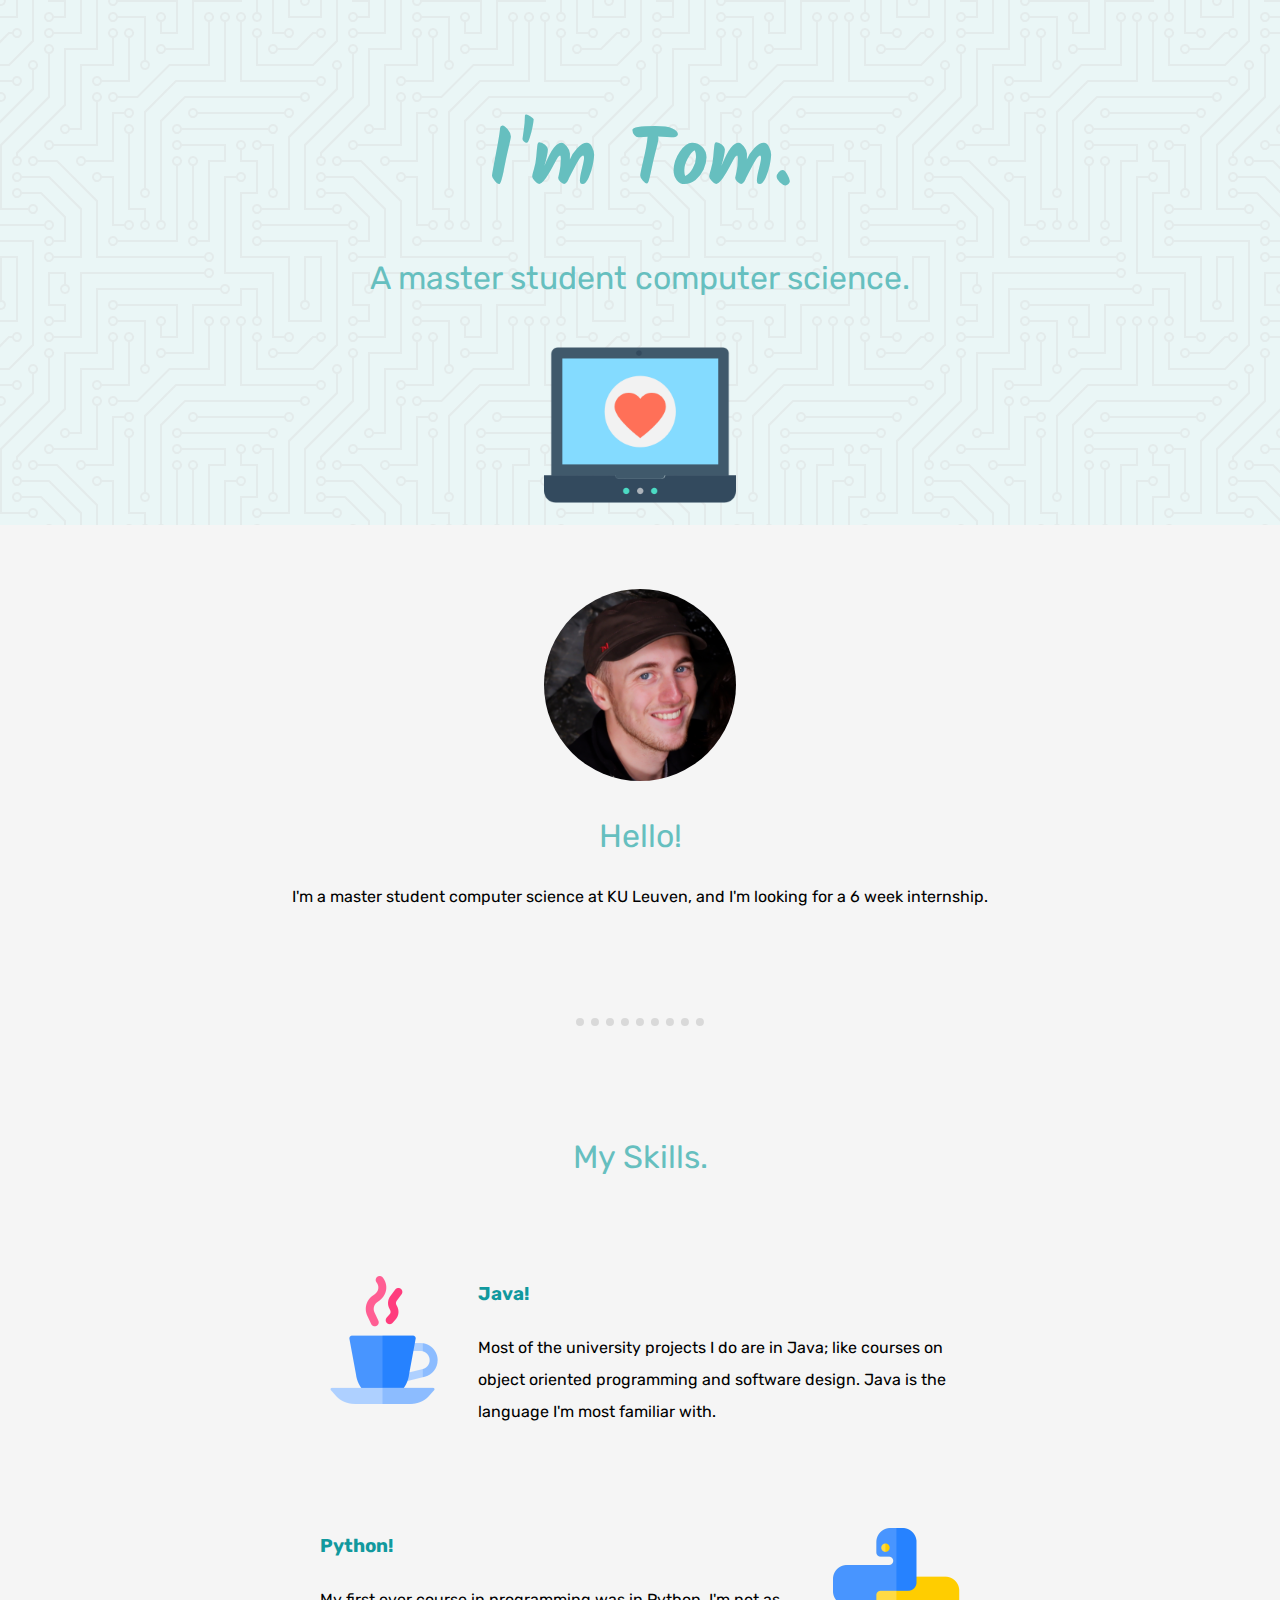
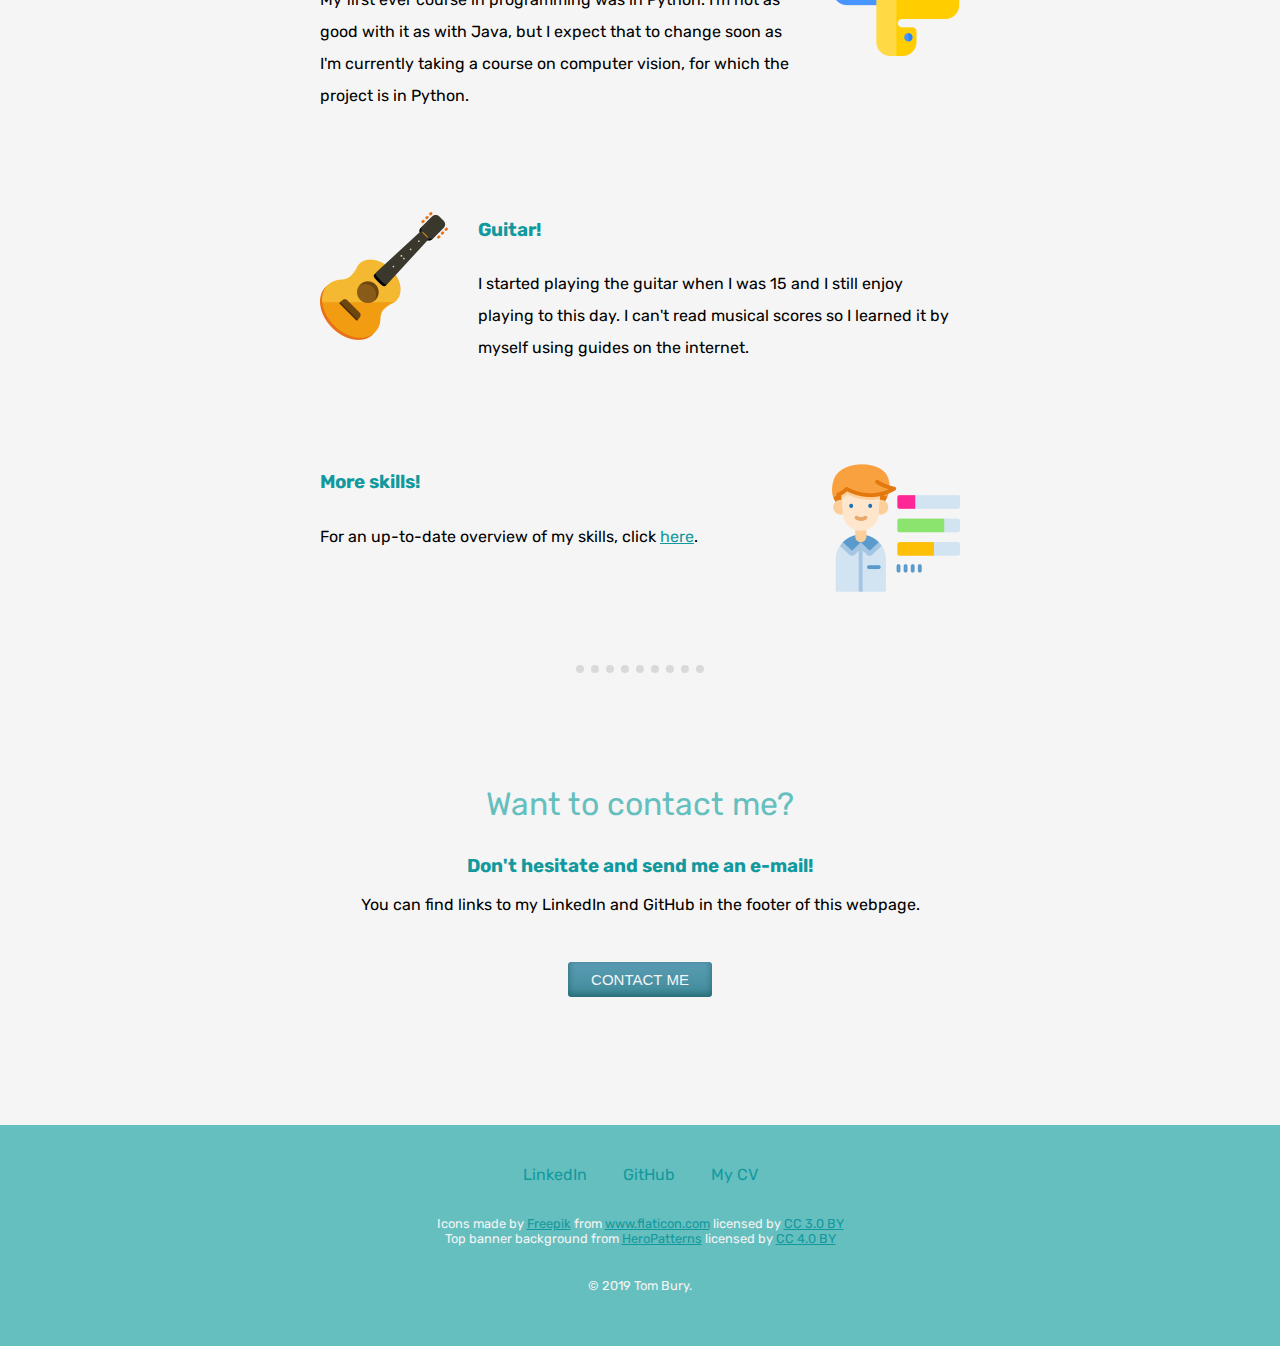
<file: index.html>
<!DOCTYPE html>
<html lang="en" dir="ltr">

<head>
    <meta charset="utf-8">
    <title>Tom Bury</title>
    <link rel="stylesheet" href="css/styles.css">
    <link rel="icon" href="rsc/favicon.ico">
    <link href="https://fonts.googleapis.com/css?family=Kalam|Nunito|Rubik" rel="stylesheet">
</head>

<body>

    <div class="intro">
        <h1 class="title">I'm Tom.</h1>
        <h2 class="title">A master student computer science.</h2>
        <img class="banner-img" src="rsc/laptop.png" alt="">
    </div>

    <div class="profile">
        <img class="profile_pic" src="rsc/profile_pic.png" alt="Profile Picture">
        <h2>Hello!</h2>
        <p>I'm a master student computer science at KU Leuven, and I'm looking for a 6 week internship.
         </p>
    </div>

    <hr>

    <div class="skills">
        <h2>My Skills.</h2>

        <div class="skill_row">
            <img class="skills_pic_left" src="rsc/java.png" alt="">
            <h3>Java!</h3>
            <p>Most of the university projects I do are in Java; like courses on object oriented programming and software design.
                Java is the language I'm most familiar with.</p>
        </div>

        <div class="skill_row">
            <img class="skills_pic_right" src="rsc/python.png" alt="">
            <h3>Python!</h3>
            <p>My first ever course in programming was in Python. I'm not as good with it as with Java, but
                I expect that to change soon as I'm currently taking a course on computer vision, for which
                the project is in Python.</p>
        </div>

        <div class="skill_row">
            <img class="skills_pic_left" src="rsc/acoustic-guitar.png" alt="">
            <h3>Guitar!</h3>
            <p>I started playing the guitar when I was 15 and I still enjoy playing to this day. I can't read
                musical scores so I learned it by myself using guides on the internet.<p>
        </div>

        <div class="skill_row">
            <img class="skills_pic_right" src="rsc/skills.png" alt="">
            <h3>More skills!</h3>
            <p>For an up-to-date overview of my skills, click <a href="skills.html">here</a>.</p>
        </div>

    </div>

    <hr>

    <div class="contacts">
        <h2>Want to contact me?</h2>
        <h3>Don't hesitate and send me an e-mail!</h3>
        <p>You can find links to my LinkedIn and GitHub in the footer of this webpage.</p>
        <a class="button" href="mailto:tom.bury@hotmail.com">CONTACT ME</a>
    </div>


    <div class="footer">
        <a class="footer-link" href="https://www.linkedin.com/in/burytom/">LinkedIn</a>
        <a class="footer-link" href="https://github.com/Tom-Bury">GitHub</a>
        <a class="footer-link" href="rsc/CV_Tom_Bury.pdf">My CV</a>

        <div class="copyright">
            Icons made by <a href="https://www.freepik.com/" title="Freepik">Freepik</a> from
            <a href="https://www.flaticon.com/" title="Flaticon">www.flaticon.com</a> licensed by
            <a href="http://creativecommons.org/licenses/by/3.0/" title="Creative Commons BY 3.0" target="_blank">CC 3.0 BY</a>
            <br>
            Top banner background from <a href="https://www.heropatterns.com/">HeroPatterns</a> licensed by
            <a href="https://creativecommons.org/licenses/by/4.0/" title="Creative Commons BY 4.0" target="_blank">CC 4.0 BY</a>
        </div>

        <p class="copyright">© 2019 Tom Bury.</p>
    </div>



</body>

</html>
</file>
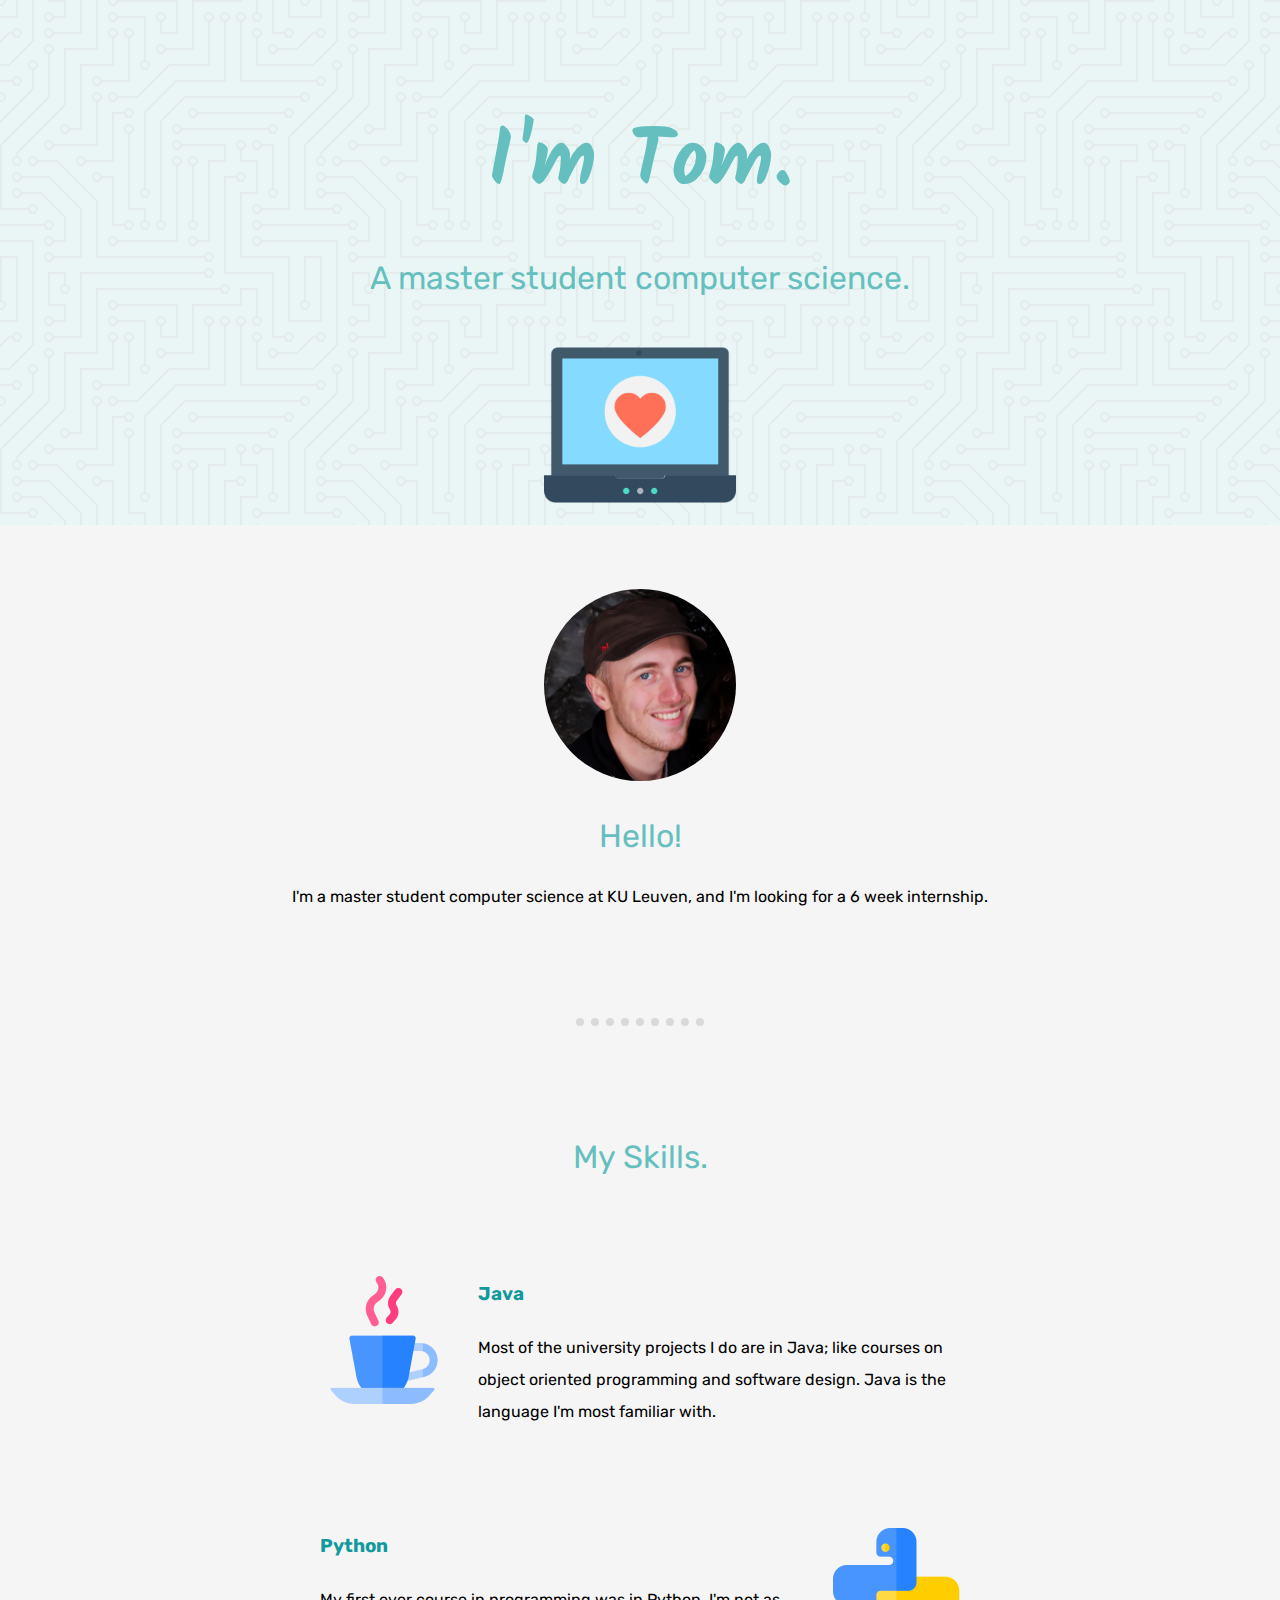
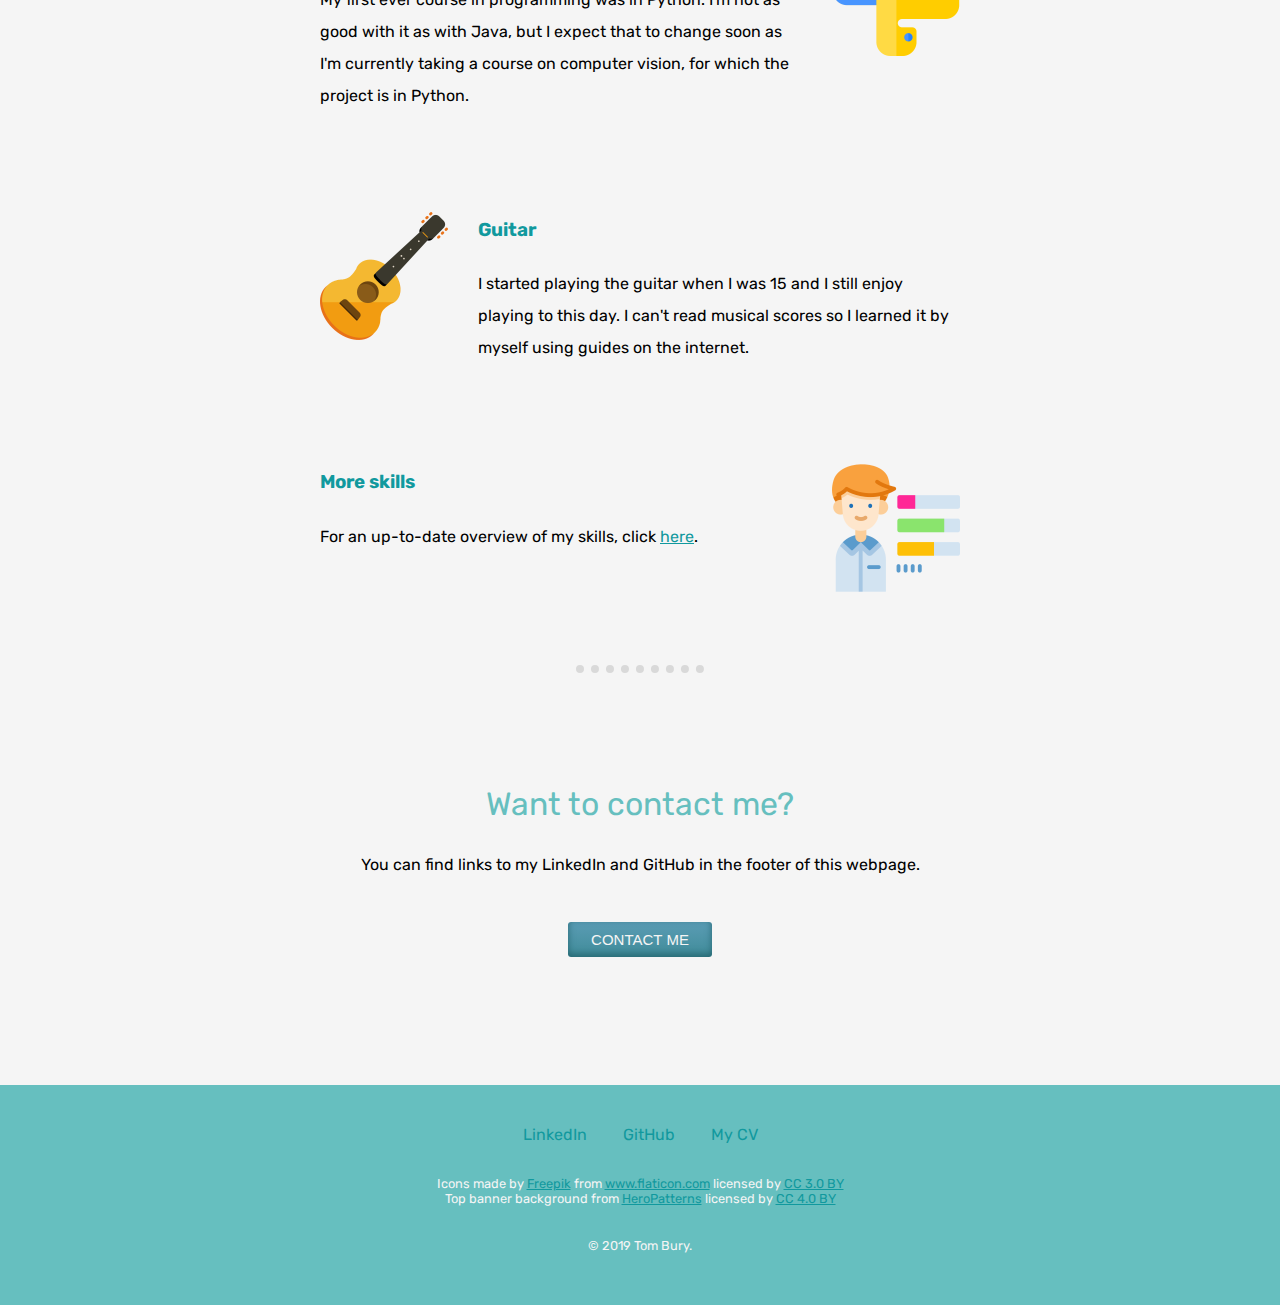
<file: docs/index.html>
<!DOCTYPE html>
<html lang="en" dir="ltr">

<head>
    <meta charset="utf-8">
    <title>Tom Bury</title>
    <link rel="stylesheet" href="css/styles.css">
    <link rel="icon" href="rsc/favicon.ico">
    <link href="https://fonts.googleapis.com/css?family=Kalam|Nunito|Rubik" rel="stylesheet">
</head>

<body>

    <div class="intro">
        <h1 class="title">I'm Tom.</h1>
        <h2 class="title">A master student computer science.</h2>
        <img class="banner-img" src="rsc/laptop.png" alt="">
    </div>

    <div class="profile">
        <img class="profile_pic" src="rsc/profile_pic.png" alt="Profile Picture">
        <h2>Hello!</h2>
        <p>I'm a master student computer science at KU Leuven, and I'm looking for a 6 week internship.
         </p>
    </div>

    <hr>

    <div class="skills">
        <h2>My Skills.</h2>

        <div class="skill_row">
            <img class="skills_pic_left" src="rsc/java.png" alt="">
            <h3>Java</h3>
            <p>Most of the university projects I do are in Java; like courses on object oriented programming and software design.
                Java is the language I'm most familiar with.</p>
        </div>

        <div class="skill_row">
            <img class="skills_pic_right" src="rsc/python.png" alt="">
            <h3>Python</h3>
            <p>My first ever course in programming was in Python. I'm not as good with it as with Java, but
                I expect that to change soon as I'm currently taking a course on computer vision, for which
                the project is in Python.</p>
        </div>

        <div class="skill_row">
            <img class="skills_pic_left" src="rsc/acoustic-guitar.png" alt="">
            <h3>Guitar</h3>
            <p>I started playing the guitar when I was 15 and I still enjoy playing to this day. I can't read
                musical scores so I learned it by myself using guides on the internet.<p>
        </div>

        <div class="skill_row">
            <img class="skills_pic_right" src="rsc/skills.png" alt="">
            <h3>More skills</h3>
            <p>For an up-to-date overview of my skills, click <a href="skills.html">here</a>.</p>
        </div>

    </div>

    <hr>

    <div class="contacts">
        <h2>Want to contact me?</h2>
        <p>You can find links to my LinkedIn and GitHub in the footer of this webpage.</p>
        <a class="button" href="mailto:tom.bury@hotmail.com">CONTACT ME</a>
    </div>


    <div class="footer">
        <a class="footer-link" href="https://www.linkedin.com/in/burytom/">LinkedIn</a>
        <a class="footer-link" href="https://github.com/Tom-Bury">GitHub</a>
        <a class="footer-link" href="rsc/CV_Tom_Bury.pdf">My CV</a>

        <div class="copyright">
            Icons made by <a href="https://www.freepik.com/" title="Freepik">Freepik</a> from
            <a href="https://www.flaticon.com/" title="Flaticon">www.flaticon.com</a> licensed by
            <a href="http://creativecommons.org/licenses/by/3.0/" title="Creative Commons BY 3.0" target="_blank">CC 3.0 BY</a>
            <br>
            Top banner background from <a href="https://www.heropatterns.com/">HeroPatterns</a> licensed by
            <a href="https://creativecommons.org/licenses/by/4.0/" title="Creative Commons BY 4.0" target="_blank">CC 4.0 BY</a>
        </div>

        <p class="copyright">© 2019 Tom Bury.</p>
    </div>



</body>

</html>
</file>
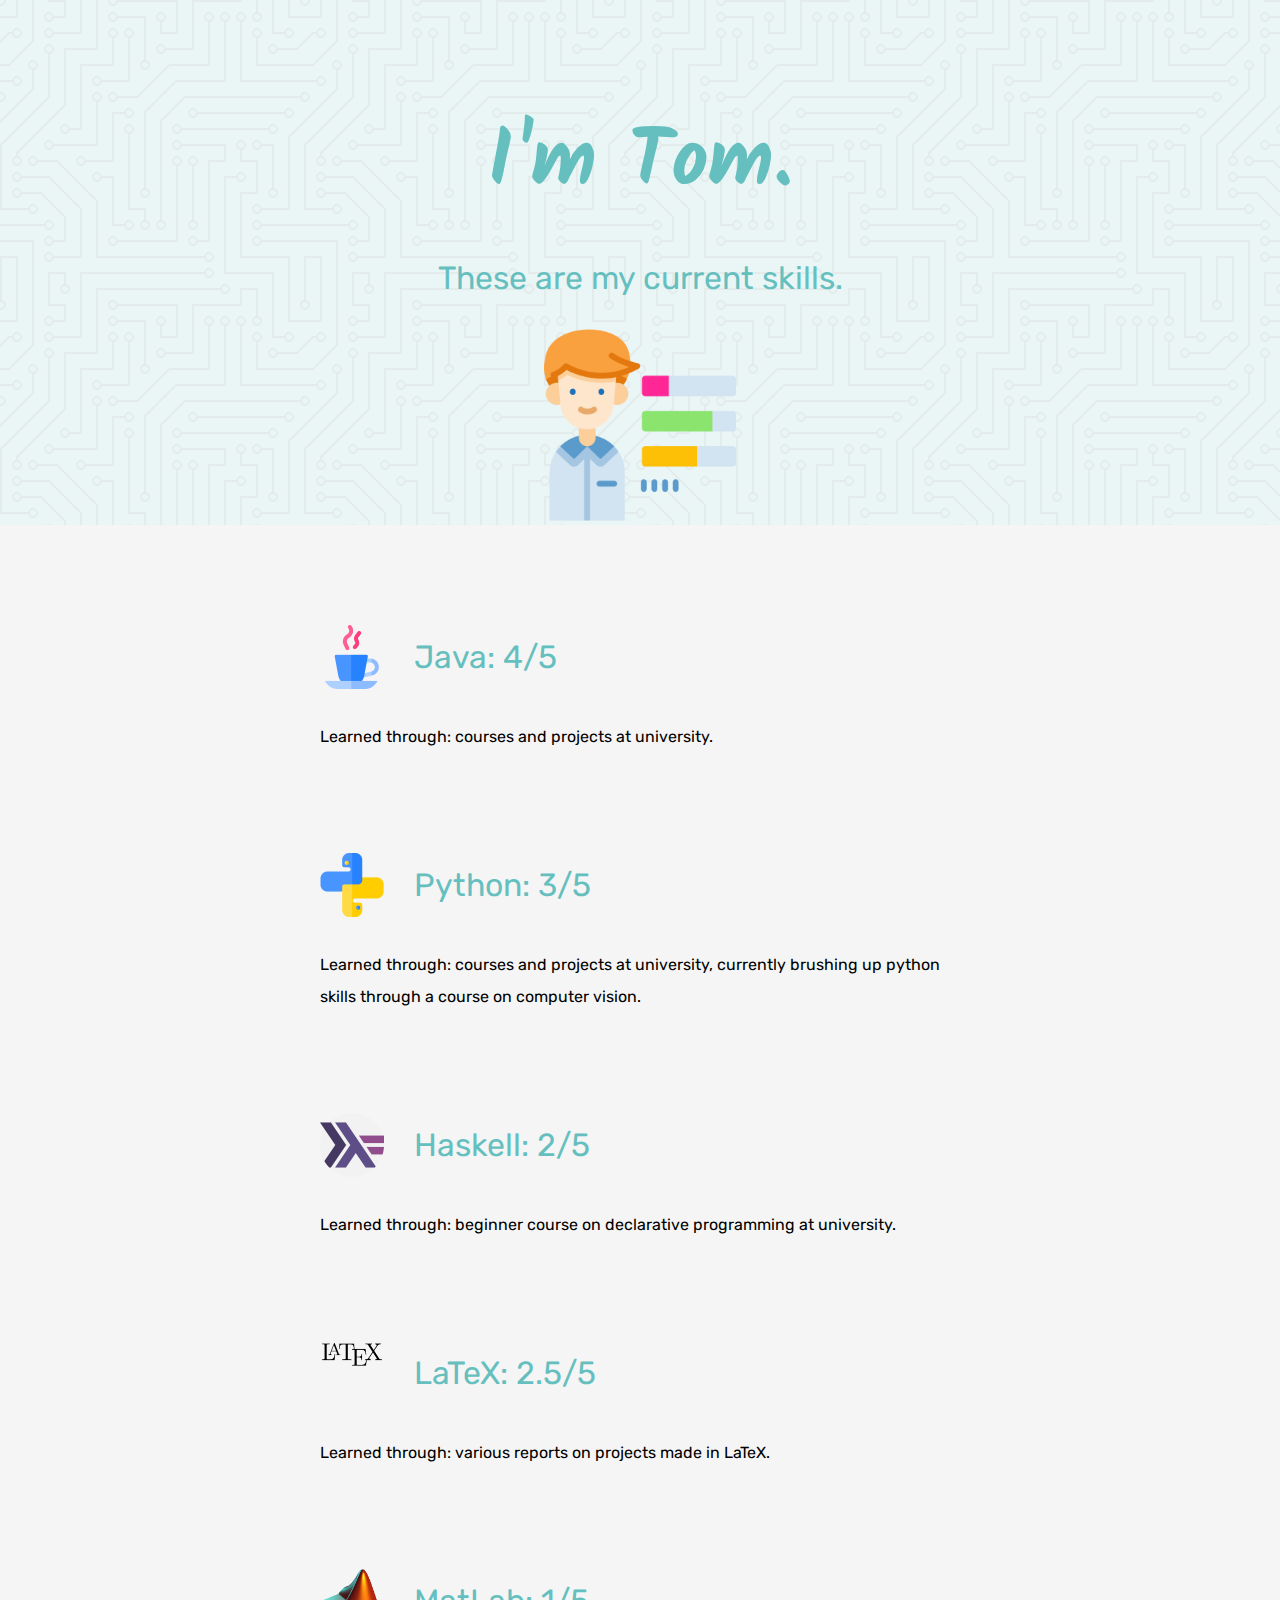
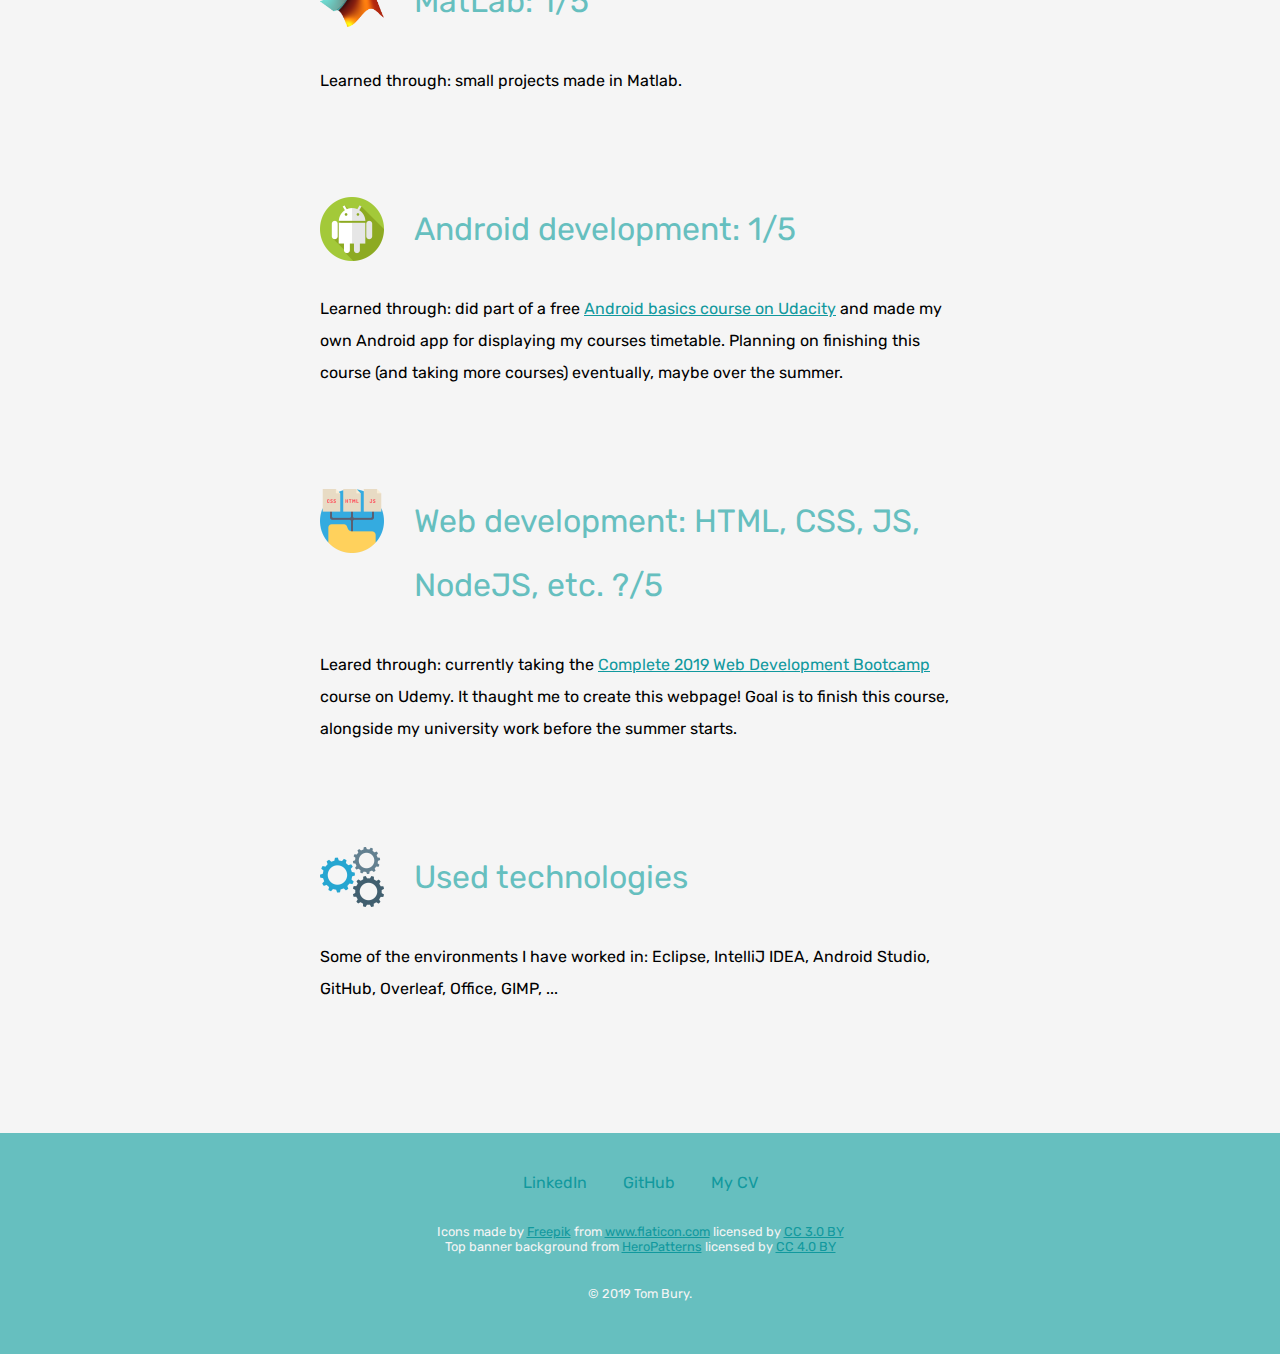
<file: docs/skills.html>
<!DOCTYPE html>
<html lang="en" dir="ltr">

<head>
    <meta charset="utf-8">
    <title>Tom Bury: Skills</title>
    <link rel="stylesheet" href="css/styles.css">
    <link rel="icon" href="rsc/favicon.ico">
    <link href="https://fonts.googleapis.com/css?family=Kalam|Nunito|Rubik" rel="stylesheet">
</head>


<body>

    <div class="intro">
        <h1>I'm Tom.</h1>
        <h2>These are my current skills.</h2>
        <img class="banner-img" src="rsc/skills.png" alt="">
    </div>

    <div class="skill_row">
        <img class="skill_pic_small" src="rsc/java.png" alt="">
        <h2>Java: 4/5</h2>
        <p>Learned through: courses and projects at university.</p>
    </div>

    <div class="skill_row">
        <img class="skill_pic_small" src="rsc/python.png" alt="">
        <h2>Python: 3/5</h2>
        <p>Learned through: courses and projects at university, currently brushing up python skills through
            a course on computer vision.</p>
    </div>

    <div class="skill_row">
        <img class="skill_pic_small" src="rsc/haskell.png" alt="">
        <h2>Haskell: 2/5</h2>
        <p>Learned through: beginner course on declarative programming at university.</p>
    </div>

    <div class="skill_row">
        <img class="skill_pic_small" src="rsc/latex.png" alt="">
        <h2>LaTeX: 2.5/5</h2>
        <p>Learned through: various reports on projects made in LaTeX.</p>
    </div>

    <div class="skill_row">
        <img class="skill_pic_small" src="rsc/matlab.png" alt="">
        <h2>MatLab: 1/5</h2>
        <p>Learned through: small projects made in Matlab.</p>
    </div>

    <div class="skill_row">
        <img class="skill_pic_small" src="rsc/android.png" alt="">
        <h2>Android development: 1/5</h2>
        <p>Learned through: did part of a free <a href="https://eu.udacity.com/course/android-basics-nanodegree-by-google--nd803">Android basics course on Udacity</a> and made my own
            Android app for displaying my courses timetable. Planning on finishing this course (and taking more courses) eventually, maybe over the summer.</p>
    </div>


    <div class="skill_row">
        <img class="skill_pic_small" src="rsc/web-development.png" alt="">
        <h2>Web development: HTML, CSS, JS, NodeJS, etc. ?/5</h2>
        <p>Leared through: currently taking the <a href="https://www.udemy.com/the-complete-web-development-bootcamp/">Complete 2019 Web Development Bootcamp</a> course on Udemy.
            It thaught me to create this webpage! Goal is to finish this course, alongside my university work before the summer starts.</p>
    </div>

    <div class="skill_row">
        <img class="skill_pic_small" src="rsc/settings.png" alt="">
        <h2>Used technologies</h2>
        <p>Some of the environments I have worked in: Eclipse, IntelliJ IDEA, Android Studio, GitHub, Overleaf, Office, GIMP, ...</p>
    </div>




    <div class="footer">
        <a class="footer-link" href="https://www.linkedin.com/in/burytom/">LinkedIn</a>
        <a class="footer-link" href="https://github.com/Tom-Bury">GitHub</a>
        <a class="footer-link" href="rsc/CV_Tom_Bury.pdf">My CV</a>

        <div class="copyright">
            Icons made by <a href="https://www.freepik.com/" title="Freepik">Freepik</a> from
            <a href="https://www.flaticon.com/" title="Flaticon">www.flaticon.com</a> licensed by
            <a href="http://creativecommons.org/licenses/by/3.0/" title="Creative Commons BY 3.0" target="_blank">CC 3.0 BY</a>
            <br>
            Top banner background from <a href="https://www.heropatterns.com/">HeroPatterns</a> licensed by
            <a href="https://creativecommons.org/licenses/by/4.0/" title="Creative Commons BY 4.0" target="_blank">CC 4.0 BY</a>
        </div>

        <p class="copyright">© 2019 Tom Bury.</p>
    </div>


</body>

</html>
</file>
<file: css/styles.css>
/*
    CSS STYLES

    Used Google Fonts:
    <link href="https://fonts.googleapis.com/css?family=Kalam|Rubik" rel="stylesheet">
    font-family: 'Kalam', cursive;
    font-family: 'Rubik', sans-serif;
    font-family: 'Rubik', sans-serif;


*/
body {
    margin: 0;
    background-color: #f5f5f5;
    text-align: center;
    font-family: 'Rubik', sans-serif;
}

h1 {
    font-size: 5rem;
    margin: 0 auto 0 auto;
    font-family: 'Kalam', cursive;
    color: #66BFBF;
}

h2 {
    font-size: 2rem;
    margin: 2rem auto;
    color: #66BFBF;
    font-weight: normal;
}

h3 {
    color: #11999E;
}

a {
    color: #11999E;
}

hr {
    width: 10%;
    border-style: dotted none none none;
    border-width: 0.5rem;
    border-color: #d9d9d9;
    margin: 7rem auto;
}

.intro {
    margin: 0;
    padding-top: 100px;
    position: relative;
    /*background-color: #EAF6F6;*/
    background-color: #eaf6f6;
    background-image: url("data:image/svg+xml,%3Csvg xmlns='http://www.w3.org/2000/svg' viewBox='0 0 304 304' width='304' height='304'%3E%3Cpath fill='%23d9d9d9' fill-opacity='0.4' d='M44.1 224a5 5 0 1 1 0 2H0v-2h44.1zm160 48a5 5 0 1 1 0 2H82v-2h122.1zm57.8-46a5 5 0 1 1 0-2H304v2h-42.1zm0 16a5 5 0 1 1 0-2H304v2h-42.1zm6.2-114a5 5 0 1 1 0 2h-86.2a5 5 0 1 1 0-2h86.2zm-256-48a5 5 0 1 1 0 2H0v-2h12.1zm185.8 34a5 5 0 1 1 0-2h86.2a5 5 0 1 1 0 2h-86.2zM258 12.1a5 5 0 1 1-2 0V0h2v12.1zm-64 208a5 5 0 1 1-2 0v-54.2a5 5 0 1 1 2 0v54.2zm48-198.2V80h62v2h-64V21.9a5 5 0 1 1 2 0zm16 16V64h46v2h-48V37.9a5 5 0 1 1 2 0zm-128 96V208h16v12.1a5 5 0 1 1-2 0V210h-16v-76.1a5 5 0 1 1 2 0zm-5.9-21.9a5 5 0 1 1 0 2H114v48H85.9a5 5 0 1 1 0-2H112v-48h12.1zm-6.2 130a5 5 0 1 1 0-2H176v-74.1a5 5 0 1 1 2 0V242h-60.1zm-16-64a5 5 0 1 1 0-2H114v48h10.1a5 5 0 1 1 0 2H112v-48h-10.1zM66 284.1a5 5 0 1 1-2 0V274H50v30h-2v-32h18v12.1zM236.1 176a5 5 0 1 1 0 2H226v94h48v32h-2v-30h-48v-98h12.1zm25.8-30a5 5 0 1 1 0-2H274v44.1a5 5 0 1 1-2 0V146h-10.1zm-64 96a5 5 0 1 1 0-2H208v-80h16v-14h-42.1a5 5 0 1 1 0-2H226v18h-16v80h-12.1zm86.2-210a5 5 0 1 1 0 2H272V0h2v32h10.1zM98 101.9V146H53.9a5 5 0 1 1 0-2H96v-42.1a5 5 0 1 1 2 0zM53.9 34a5 5 0 1 1 0-2H80V0h2v34H53.9zm60.1 3.9V66H82v64H69.9a5 5 0 1 1 0-2H80V64h32V37.9a5 5 0 1 1 2 0zM101.9 82a5 5 0 1 1 0-2H128V37.9a5 5 0 1 1 2 0V82h-28.1zm16-64a5 5 0 1 1 0-2H146v44.1a5 5 0 1 1-2 0V18h-26.1zm102.2 270a5 5 0 1 1 0 2H98v14h-2v-16h124.1zM242 149.9V160h16v34h-16v62h48v48h-2v-46h-48v-66h16v-30h-16v-12.1a5 5 0 1 1 2 0zM53.9 18a5 5 0 1 1 0-2H64V2H48V0h18v18H53.9zm112 32a5 5 0 1 1 0-2H192V0h50v2h-48v48h-28.1zm-48-48a5 5 0 0 1-9.8-2h2.07a3 3 0 1 0 5.66 0H178v34h-18V21.9a5 5 0 1 1 2 0V32h14V2h-58.1zm0 96a5 5 0 1 1 0-2H137l32-32h39V21.9a5 5 0 1 1 2 0V66h-40.17l-32 32H117.9zm28.1 90.1a5 5 0 1 1-2 0v-76.51L175.59 80H224V21.9a5 5 0 1 1 2 0V82h-49.59L146 112.41v75.69zm16 32a5 5 0 1 1-2 0v-99.51L184.59 96H300.1a5 5 0 0 1 3.9-3.9v2.07a3 3 0 0 0 0 5.66v2.07a5 5 0 0 1-3.9-3.9H185.41L162 121.41v98.69zm-144-64a5 5 0 1 1-2 0v-3.51l48-48V48h32V0h2v50H66v55.41l-48 48v2.69zM50 53.9v43.51l-48 48V208h26.1a5 5 0 1 1 0 2H0v-65.41l48-48V53.9a5 5 0 1 1 2 0zm-16 16V89.41l-34 34v-2.82l32-32V69.9a5 5 0 1 1 2 0zM12.1 32a5 5 0 1 1 0 2H9.41L0 43.41V40.6L8.59 32h3.51zm265.8 18a5 5 0 1 1 0-2h18.69l7.41-7.41v2.82L297.41 50H277.9zm-16 160a5 5 0 1 1 0-2H288v-71.41l16-16v2.82l-14 14V210h-28.1zm-208 32a5 5 0 1 1 0-2H64v-22.59L40.59 194H21.9a5 5 0 1 1 0-2H41.41L66 216.59V242H53.9zm150.2 14a5 5 0 1 1 0 2H96v-56.6L56.6 162H37.9a5 5 0 1 1 0-2h19.5L98 200.6V256h106.1zm-150.2 2a5 5 0 1 1 0-2H80v-46.59L48.59 178H21.9a5 5 0 1 1 0-2H49.41L82 208.59V258H53.9zM34 39.8v1.61L9.41 66H0v-2h8.59L32 40.59V0h2v39.8zM2 300.1a5 5 0 0 1 3.9 3.9H3.83A3 3 0 0 0 0 302.17V256h18v48h-2v-46H2v42.1zM34 241v63h-2v-62H0v-2h34v1zM17 18H0v-2h16V0h2v18h-1zm273-2h14v2h-16V0h2v16zm-32 273v15h-2v-14h-14v14h-2v-16h18v1zM0 92.1A5.02 5.02 0 0 1 6 97a5 5 0 0 1-6 4.9v-2.07a3 3 0 1 0 0-5.66V92.1zM80 272h2v32h-2v-32zm37.9 32h-2.07a3 3 0 0 0-5.66 0h-2.07a5 5 0 0 1 9.8 0zM5.9 0A5.02 5.02 0 0 1 0 5.9V3.83A3 3 0 0 0 3.83 0H5.9zm294.2 0h2.07A3 3 0 0 0 304 3.83V5.9a5 5 0 0 1-3.9-5.9zm3.9 300.1v2.07a3 3 0 0 0-1.83 1.83h-2.07a5 5 0 0 1 3.9-3.9zM97 100a3 3 0 1 0 0-6 3 3 0 0 0 0 6zm0-16a3 3 0 1 0 0-6 3 3 0 0 0 0 6zm16 16a3 3 0 1 0 0-6 3 3 0 0 0 0 6zm16 16a3 3 0 1 0 0-6 3 3 0 0 0 0 6zm0 16a3 3 0 1 0 0-6 3 3 0 0 0 0 6zm-48 32a3 3 0 1 0 0-6 3 3 0 0 0 0 6zm16 16a3 3 0 1 0 0-6 3 3 0 0 0 0 6zm32 48a3 3 0 1 0 0-6 3 3 0 0 0 0 6zm-16 16a3 3 0 1 0 0-6 3 3 0 0 0 0 6zm32-16a3 3 0 1 0 0-6 3 3 0 0 0 0 6zm0-32a3 3 0 1 0 0-6 3 3 0 0 0 0 6zm16 32a3 3 0 1 0 0-6 3 3 0 0 0 0 6zm32 16a3 3 0 1 0 0-6 3 3 0 0 0 0 6zm0-16a3 3 0 1 0 0-6 3 3 0 0 0 0 6zm-16-64a3 3 0 1 0 0-6 3 3 0 0 0 0 6zm16 0a3 3 0 1 0 0-6 3 3 0 0 0 0 6zm16 96a3 3 0 1 0 0-6 3 3 0 0 0 0 6zm0 16a3 3 0 1 0 0-6 3 3 0 0 0 0 6zm16 16a3 3 0 1 0 0-6 3 3 0 0 0 0 6zm16-144a3 3 0 1 0 0-6 3 3 0 0 0 0 6zm0 32a3 3 0 1 0 0-6 3 3 0 0 0 0 6zm16-32a3 3 0 1 0 0-6 3 3 0 0 0 0 6zm16-16a3 3 0 1 0 0-6 3 3 0 0 0 0 6zm-96 0a3 3 0 1 0 0-6 3 3 0 0 0 0 6zm0 16a3 3 0 1 0 0-6 3 3 0 0 0 0 6zm16-32a3 3 0 1 0 0-6 3 3 0 0 0 0 6zm96 0a3 3 0 1 0 0-6 3 3 0 0 0 0 6zm-16-64a3 3 0 1 0 0-6 3 3 0 0 0 0 6zm16-16a3 3 0 1 0 0-6 3 3 0 0 0 0 6zm-32 0a3 3 0 1 0 0-6 3 3 0 0 0 0 6zm0-16a3 3 0 1 0 0-6 3 3 0 0 0 0 6zm-16 0a3 3 0 1 0 0-6 3 3 0 0 0 0 6zm-16 0a3 3 0 1 0 0-6 3 3 0 0 0 0 6zm-16 0a3 3 0 1 0 0-6 3 3 0 0 0 0 6zM49 36a3 3 0 1 0 0-6 3 3 0 0 0 0 6zm-32 0a3 3 0 1 0 0-6 3 3 0 0 0 0 6zm32 16a3 3 0 1 0 0-6 3 3 0 0 0 0 6zM33 68a3 3 0 1 0 0-6 3 3 0 0 0 0 6zm16-48a3 3 0 1 0 0-6 3 3 0 0 0 0 6zm0 240a3 3 0 1 0 0-6 3 3 0 0 0 0 6zm16 32a3 3 0 1 0 0-6 3 3 0 0 0 0 6zm-16-64a3 3 0 1 0 0-6 3 3 0 0 0 0 6zm0 16a3 3 0 1 0 0-6 3 3 0 0 0 0 6zm-16-32a3 3 0 1 0 0-6 3 3 0 0 0 0 6zm80-176a3 3 0 1 0 0-6 3 3 0 0 0 0 6zm16 0a3 3 0 1 0 0-6 3 3 0 0 0 0 6zm-16-16a3 3 0 1 0 0-6 3 3 0 0 0 0 6zm32 48a3 3 0 1 0 0-6 3 3 0 0 0 0 6zm16-16a3 3 0 1 0 0-6 3 3 0 0 0 0 6zm0-32a3 3 0 1 0 0-6 3 3 0 0 0 0 6zm112 176a3 3 0 1 0 0-6 3 3 0 0 0 0 6zm-16 16a3 3 0 1 0 0-6 3 3 0 0 0 0 6zm0 16a3 3 0 1 0 0-6 3 3 0 0 0 0 6zm0 16a3 3 0 1 0 0-6 3 3 0 0 0 0 6zM17 180a3 3 0 1 0 0-6 3 3 0 0 0 0 6zm0 16a3 3 0 1 0 0-6 3 3 0 0 0 0 6zm0-32a3 3 0 1 0 0-6 3 3 0 0 0 0 6zm16 0a3 3 0 1 0 0-6 3 3 0 0 0 0 6zM17 84a3 3 0 1 0 0-6 3 3 0 0 0 0 6zm32 64a3 3 0 1 0 0-6 3 3 0 0 0 0 6zm16-16a3 3 0 1 0 0-6 3 3 0 0 0 0 6z'%3E%3C/path%3E%3C/svg%3E");
}

.banner-img {
    width: 15%;
    height: auto;
}

.profile_pic {
    border-radius: 50%;
    width: 15%;
    height: auto;
    margin: 4rem 0 0 0;
}

.skills_pic_left {
    width: 20%;
    height: auto;
    float: left;
    margin-right: 30px;
    margin-bottom: 10px;
}

.skills_pic_right {
    width: 20%;
    height: auto;
    float: right;
    margin-left: 30px;
    margin-bottom: 10px;
}

.skill_row {
    width: 50%;
    margin: 100px auto;
    text-align: left;
    line-height: 2;
}

.skill_pic_small {
    width: 10%;
    height: auto;
    float: left;
    margin-right: 30px;
    margin-bottom: 10px;
}

/*Used a css button generator site*/
.button {
    -moz-box-shadow: inset 0 -3px 7px 0 #276873;
    -webkit-box-shadow: inset 0 -3px 7px 0 #276873;
    box-shadow: inset 0 -3px 7px 0 #276873;
    background: -webkit-gradient(linear, left top, left bottom, color-stop(0.05, #599bb3), color-stop(1, #408c99));
    background: -moz-linear-gradient(top, #599bb3 5%, #408c99 100%);
    background: -webkit-linear-gradient(top, #599bb3 5%, #408c99 100%);
    background: -o-linear-gradient(top, #599bb3 5%, #408c99 100%);
    background: -ms-linear-gradient(top, #599bb3 5%, #408c99 100%);
    background: linear-gradient(to bottom, #599bb3 5%, #408c99 100%);
    filter: progid:DXImageTransform.Microsoft.gradient(startColorstr='#599bb3', endColorstr='#408c99', GradientType=0);
    background-color: #599bb3;
    -moz-border-radius: 3px;
    -webkit-border-radius: 3px;
    border-radius: 3px;
    border: 0;
    display: inline-block;
    cursor: pointer;
    color: #f5f5f5;
    font-family: Arial;
    font-size: 15px;
    padding: 9px 23px;
    text-decoration: none;
    margin: 2rem 0 0 0;
}

.button:hover {
    background: -webkit-gradient(linear, left top, left bottom, color-stop(0.05, #408c99), color-stop(1, #599bb3));
    background: -moz-linear-gradient(top, #408c99 5%, #599bb3 100%);
    background: -webkit-linear-gradient(top, #408c99 5%, #599bb3 100%);
    background: -o-linear-gradient(top, #408c99 5%, #599bb3 100%);
    background: -ms-linear-gradient(top, #408c99 5%, #599bb3 100%);
    background: linear-gradient(to bottom, #408c99 5%, #599bb3 100%);
    filter: progid:DXImageTransform.Microsoft.gradient(startColorstr='#408c99', endColorstr='#599bb3', GradientType=0);
    background-color: #408c99;
}

.button:active {
    position: relative;
    top: 1px;
}

.footer {
    padding: 2.5rem 0;
    margin-top: 8rem;
    background-color: #66BFBF;
}

.footer-link {
    color: #11999E;
    text-decoration: none;
    margin: auto 1rem;
}

.footer-link:hover {
    color: #f5f5f5;
    text-decoration: none;
}

.copyright {
    color: #f5f5f5;
    font-size: 0.8rem;
    margin-top: 2rem;
}
</file>
<file: docs/css/styles.css>
/*
    CSS STYLES

    Used Google Fonts:
    <link href="https://fonts.googleapis.com/css?family=Kalam|Rubik" rel="stylesheet">
    font-family: 'Kalam', cursive;
    font-family: 'Rubik', sans-serif;
    font-family: 'Rubik', sans-serif;


*/
body {
    margin: 0;
    background-color: #f5f5f5;
    text-align: center;
    font-family: 'Rubik', sans-serif;
}

h1 {
    font-size: 5rem;
    margin: 0 auto 0 auto;
    font-family: 'Kalam', cursive;
    color: #66BFBF;
}

h2 {
    font-size: 2rem;
    margin: 2rem auto;
    color: #66BFBF;
    font-weight: normal;
}

h3 {
    color: #11999E;
}

a {
    color: #11999E;
}

hr {
    width: 10%;
    border-style: dotted none none none;
    border-width: 0.5rem;
    border-color: #d9d9d9;
    margin: 7rem auto;
}

.intro {
    margin: 0;
    padding-top: 100px;
    position: relative;
    /*background-color: #EAF6F6;*/
    background-color: #eaf6f6;
    background-image: url("data:image/svg+xml,%3Csvg xmlns='http://www.w3.org/2000/svg' viewBox='0 0 304 304' width='304' height='304'%3E%3Cpath fill='%23d9d9d9' fill-opacity='0.4' d='M44.1 224a5 5 0 1 1 0 2H0v-2h44.1zm160 48a5 5 0 1 1 0 2H82v-2h122.1zm57.8-46a5 5 0 1 1 0-2H304v2h-42.1zm0 16a5 5 0 1 1 0-2H304v2h-42.1zm6.2-114a5 5 0 1 1 0 2h-86.2a5 5 0 1 1 0-2h86.2zm-256-48a5 5 0 1 1 0 2H0v-2h12.1zm185.8 34a5 5 0 1 1 0-2h86.2a5 5 0 1 1 0 2h-86.2zM258 12.1a5 5 0 1 1-2 0V0h2v12.1zm-64 208a5 5 0 1 1-2 0v-54.2a5 5 0 1 1 2 0v54.2zm48-198.2V80h62v2h-64V21.9a5 5 0 1 1 2 0zm16 16V64h46v2h-48V37.9a5 5 0 1 1 2 0zm-128 96V208h16v12.1a5 5 0 1 1-2 0V210h-16v-76.1a5 5 0 1 1 2 0zm-5.9-21.9a5 5 0 1 1 0 2H114v48H85.9a5 5 0 1 1 0-2H112v-48h12.1zm-6.2 130a5 5 0 1 1 0-2H176v-74.1a5 5 0 1 1 2 0V242h-60.1zm-16-64a5 5 0 1 1 0-2H114v48h10.1a5 5 0 1 1 0 2H112v-48h-10.1zM66 284.1a5 5 0 1 1-2 0V274H50v30h-2v-32h18v12.1zM236.1 176a5 5 0 1 1 0 2H226v94h48v32h-2v-30h-48v-98h12.1zm25.8-30a5 5 0 1 1 0-2H274v44.1a5 5 0 1 1-2 0V146h-10.1zm-64 96a5 5 0 1 1 0-2H208v-80h16v-14h-42.1a5 5 0 1 1 0-2H226v18h-16v80h-12.1zm86.2-210a5 5 0 1 1 0 2H272V0h2v32h10.1zM98 101.9V146H53.9a5 5 0 1 1 0-2H96v-42.1a5 5 0 1 1 2 0zM53.9 34a5 5 0 1 1 0-2H80V0h2v34H53.9zm60.1 3.9V66H82v64H69.9a5 5 0 1 1 0-2H80V64h32V37.9a5 5 0 1 1 2 0zM101.9 82a5 5 0 1 1 0-2H128V37.9a5 5 0 1 1 2 0V82h-28.1zm16-64a5 5 0 1 1 0-2H146v44.1a5 5 0 1 1-2 0V18h-26.1zm102.2 270a5 5 0 1 1 0 2H98v14h-2v-16h124.1zM242 149.9V160h16v34h-16v62h48v48h-2v-46h-48v-66h16v-30h-16v-12.1a5 5 0 1 1 2 0zM53.9 18a5 5 0 1 1 0-2H64V2H48V0h18v18H53.9zm112 32a5 5 0 1 1 0-2H192V0h50v2h-48v48h-28.1zm-48-48a5 5 0 0 1-9.8-2h2.07a3 3 0 1 0 5.66 0H178v34h-18V21.9a5 5 0 1 1 2 0V32h14V2h-58.1zm0 96a5 5 0 1 1 0-2H137l32-32h39V21.9a5 5 0 1 1 2 0V66h-40.17l-32 32H117.9zm28.1 90.1a5 5 0 1 1-2 0v-76.51L175.59 80H224V21.9a5 5 0 1 1 2 0V82h-49.59L146 112.41v75.69zm16 32a5 5 0 1 1-2 0v-99.51L184.59 96H300.1a5 5 0 0 1 3.9-3.9v2.07a3 3 0 0 0 0 5.66v2.07a5 5 0 0 1-3.9-3.9H185.41L162 121.41v98.69zm-144-64a5 5 0 1 1-2 0v-3.51l48-48V48h32V0h2v50H66v55.41l-48 48v2.69zM50 53.9v43.51l-48 48V208h26.1a5 5 0 1 1 0 2H0v-65.41l48-48V53.9a5 5 0 1 1 2 0zm-16 16V89.41l-34 34v-2.82l32-32V69.9a5 5 0 1 1 2 0zM12.1 32a5 5 0 1 1 0 2H9.41L0 43.41V40.6L8.59 32h3.51zm265.8 18a5 5 0 1 1 0-2h18.69l7.41-7.41v2.82L297.41 50H277.9zm-16 160a5 5 0 1 1 0-2H288v-71.41l16-16v2.82l-14 14V210h-28.1zm-208 32a5 5 0 1 1 0-2H64v-22.59L40.59 194H21.9a5 5 0 1 1 0-2H41.41L66 216.59V242H53.9zm150.2 14a5 5 0 1 1 0 2H96v-56.6L56.6 162H37.9a5 5 0 1 1 0-2h19.5L98 200.6V256h106.1zm-150.2 2a5 5 0 1 1 0-2H80v-46.59L48.59 178H21.9a5 5 0 1 1 0-2H49.41L82 208.59V258H53.9zM34 39.8v1.61L9.41 66H0v-2h8.59L32 40.59V0h2v39.8zM2 300.1a5 5 0 0 1 3.9 3.9H3.83A3 3 0 0 0 0 302.17V256h18v48h-2v-46H2v42.1zM34 241v63h-2v-62H0v-2h34v1zM17 18H0v-2h16V0h2v18h-1zm273-2h14v2h-16V0h2v16zm-32 273v15h-2v-14h-14v14h-2v-16h18v1zM0 92.1A5.02 5.02 0 0 1 6 97a5 5 0 0 1-6 4.9v-2.07a3 3 0 1 0 0-5.66V92.1zM80 272h2v32h-2v-32zm37.9 32h-2.07a3 3 0 0 0-5.66 0h-2.07a5 5 0 0 1 9.8 0zM5.9 0A5.02 5.02 0 0 1 0 5.9V3.83A3 3 0 0 0 3.83 0H5.9zm294.2 0h2.07A3 3 0 0 0 304 3.83V5.9a5 5 0 0 1-3.9-5.9zm3.9 300.1v2.07a3 3 0 0 0-1.83 1.83h-2.07a5 5 0 0 1 3.9-3.9zM97 100a3 3 0 1 0 0-6 3 3 0 0 0 0 6zm0-16a3 3 0 1 0 0-6 3 3 0 0 0 0 6zm16 16a3 3 0 1 0 0-6 3 3 0 0 0 0 6zm16 16a3 3 0 1 0 0-6 3 3 0 0 0 0 6zm0 16a3 3 0 1 0 0-6 3 3 0 0 0 0 6zm-48 32a3 3 0 1 0 0-6 3 3 0 0 0 0 6zm16 16a3 3 0 1 0 0-6 3 3 0 0 0 0 6zm32 48a3 3 0 1 0 0-6 3 3 0 0 0 0 6zm-16 16a3 3 0 1 0 0-6 3 3 0 0 0 0 6zm32-16a3 3 0 1 0 0-6 3 3 0 0 0 0 6zm0-32a3 3 0 1 0 0-6 3 3 0 0 0 0 6zm16 32a3 3 0 1 0 0-6 3 3 0 0 0 0 6zm32 16a3 3 0 1 0 0-6 3 3 0 0 0 0 6zm0-16a3 3 0 1 0 0-6 3 3 0 0 0 0 6zm-16-64a3 3 0 1 0 0-6 3 3 0 0 0 0 6zm16 0a3 3 0 1 0 0-6 3 3 0 0 0 0 6zm16 96a3 3 0 1 0 0-6 3 3 0 0 0 0 6zm0 16a3 3 0 1 0 0-6 3 3 0 0 0 0 6zm16 16a3 3 0 1 0 0-6 3 3 0 0 0 0 6zm16-144a3 3 0 1 0 0-6 3 3 0 0 0 0 6zm0 32a3 3 0 1 0 0-6 3 3 0 0 0 0 6zm16-32a3 3 0 1 0 0-6 3 3 0 0 0 0 6zm16-16a3 3 0 1 0 0-6 3 3 0 0 0 0 6zm-96 0a3 3 0 1 0 0-6 3 3 0 0 0 0 6zm0 16a3 3 0 1 0 0-6 3 3 0 0 0 0 6zm16-32a3 3 0 1 0 0-6 3 3 0 0 0 0 6zm96 0a3 3 0 1 0 0-6 3 3 0 0 0 0 6zm-16-64a3 3 0 1 0 0-6 3 3 0 0 0 0 6zm16-16a3 3 0 1 0 0-6 3 3 0 0 0 0 6zm-32 0a3 3 0 1 0 0-6 3 3 0 0 0 0 6zm0-16a3 3 0 1 0 0-6 3 3 0 0 0 0 6zm-16 0a3 3 0 1 0 0-6 3 3 0 0 0 0 6zm-16 0a3 3 0 1 0 0-6 3 3 0 0 0 0 6zm-16 0a3 3 0 1 0 0-6 3 3 0 0 0 0 6zM49 36a3 3 0 1 0 0-6 3 3 0 0 0 0 6zm-32 0a3 3 0 1 0 0-6 3 3 0 0 0 0 6zm32 16a3 3 0 1 0 0-6 3 3 0 0 0 0 6zM33 68a3 3 0 1 0 0-6 3 3 0 0 0 0 6zm16-48a3 3 0 1 0 0-6 3 3 0 0 0 0 6zm0 240a3 3 0 1 0 0-6 3 3 0 0 0 0 6zm16 32a3 3 0 1 0 0-6 3 3 0 0 0 0 6zm-16-64a3 3 0 1 0 0-6 3 3 0 0 0 0 6zm0 16a3 3 0 1 0 0-6 3 3 0 0 0 0 6zm-16-32a3 3 0 1 0 0-6 3 3 0 0 0 0 6zm80-176a3 3 0 1 0 0-6 3 3 0 0 0 0 6zm16 0a3 3 0 1 0 0-6 3 3 0 0 0 0 6zm-16-16a3 3 0 1 0 0-6 3 3 0 0 0 0 6zm32 48a3 3 0 1 0 0-6 3 3 0 0 0 0 6zm16-16a3 3 0 1 0 0-6 3 3 0 0 0 0 6zm0-32a3 3 0 1 0 0-6 3 3 0 0 0 0 6zm112 176a3 3 0 1 0 0-6 3 3 0 0 0 0 6zm-16 16a3 3 0 1 0 0-6 3 3 0 0 0 0 6zm0 16a3 3 0 1 0 0-6 3 3 0 0 0 0 6zm0 16a3 3 0 1 0 0-6 3 3 0 0 0 0 6zM17 180a3 3 0 1 0 0-6 3 3 0 0 0 0 6zm0 16a3 3 0 1 0 0-6 3 3 0 0 0 0 6zm0-32a3 3 0 1 0 0-6 3 3 0 0 0 0 6zm16 0a3 3 0 1 0 0-6 3 3 0 0 0 0 6zM17 84a3 3 0 1 0 0-6 3 3 0 0 0 0 6zm32 64a3 3 0 1 0 0-6 3 3 0 0 0 0 6zm16-16a3 3 0 1 0 0-6 3 3 0 0 0 0 6z'%3E%3C/path%3E%3C/svg%3E");
}

.banner-img {
    width: 15%;
    height: auto;
}

.profile_pic {
    border-radius: 50%;
    width: 15%;
    height: auto;
    margin: 4rem 0 0 0;
}

.skills_pic_left {
    width: 20%;
    height: auto;
    float: left;
    margin-right: 30px;
    margin-bottom: 10px;
}

.skills_pic_right {
    width: 20%;
    height: auto;
    float: right;
    margin-left: 30px;
    margin-bottom: 10px;
}

.skill_row {
    width: 50%;
    margin: 100px auto;
    text-align: left;
    line-height: 2;
}

.skill_pic_small {
    width: 10%;
    height: auto;
    float: left;
    margin-right: 30px;
    margin-bottom: 10px;
}

/*Used a css button generator site*/
.button {
    -moz-box-shadow: inset 0 -3px 7px 0 #276873;
    -webkit-box-shadow: inset 0 -3px 7px 0 #276873;
    box-shadow: inset 0 -3px 7px 0 #276873;
    background: -webkit-gradient(linear, left top, left bottom, color-stop(0.05, #599bb3), color-stop(1, #408c99));
    background: -moz-linear-gradient(top, #599bb3 5%, #408c99 100%);
    background: -webkit-linear-gradient(top, #599bb3 5%, #408c99 100%);
    background: -o-linear-gradient(top, #599bb3 5%, #408c99 100%);
    background: -ms-linear-gradient(top, #599bb3 5%, #408c99 100%);
    background: linear-gradient(to bottom, #599bb3 5%, #408c99 100%);
    filter: progid:DXImageTransform.Microsoft.gradient(startColorstr='#599bb3', endColorstr='#408c99', GradientType=0);
    background-color: #599bb3;
    -moz-border-radius: 3px;
    -webkit-border-radius: 3px;
    border-radius: 3px;
    border: 0;
    display: inline-block;
    cursor: pointer;
    color: #f5f5f5;
    font-family: Arial;
    font-size: 15px;
    padding: 9px 23px;
    text-decoration: none;
    margin: 2rem 0 0 0;
}

.button:hover {
    background: -webkit-gradient(linear, left top, left bottom, color-stop(0.05, #408c99), color-stop(1, #599bb3));
    background: -moz-linear-gradient(top, #408c99 5%, #599bb3 100%);
    background: -webkit-linear-gradient(top, #408c99 5%, #599bb3 100%);
    background: -o-linear-gradient(top, #408c99 5%, #599bb3 100%);
    background: -ms-linear-gradient(top, #408c99 5%, #599bb3 100%);
    background: linear-gradient(to bottom, #408c99 5%, #599bb3 100%);
    filter: progid:DXImageTransform.Microsoft.gradient(startColorstr='#408c99', endColorstr='#599bb3', GradientType=0);
    background-color: #408c99;
}

.button:active {
    position: relative;
    top: 1px;
}

.footer {
    padding: 2.5rem 0;
    margin-top: 8rem;
    background-color: #66BFBF;
}

.footer-link {
    color: #11999E;
    text-decoration: none;
    margin: auto 1rem;
}

.footer-link:hover {
    color: #f5f5f5;
    text-decoration: none;
}

.copyright {
    color: #f5f5f5;
    font-size: 0.8rem;
    margin-top: 2rem;
}
</file>
